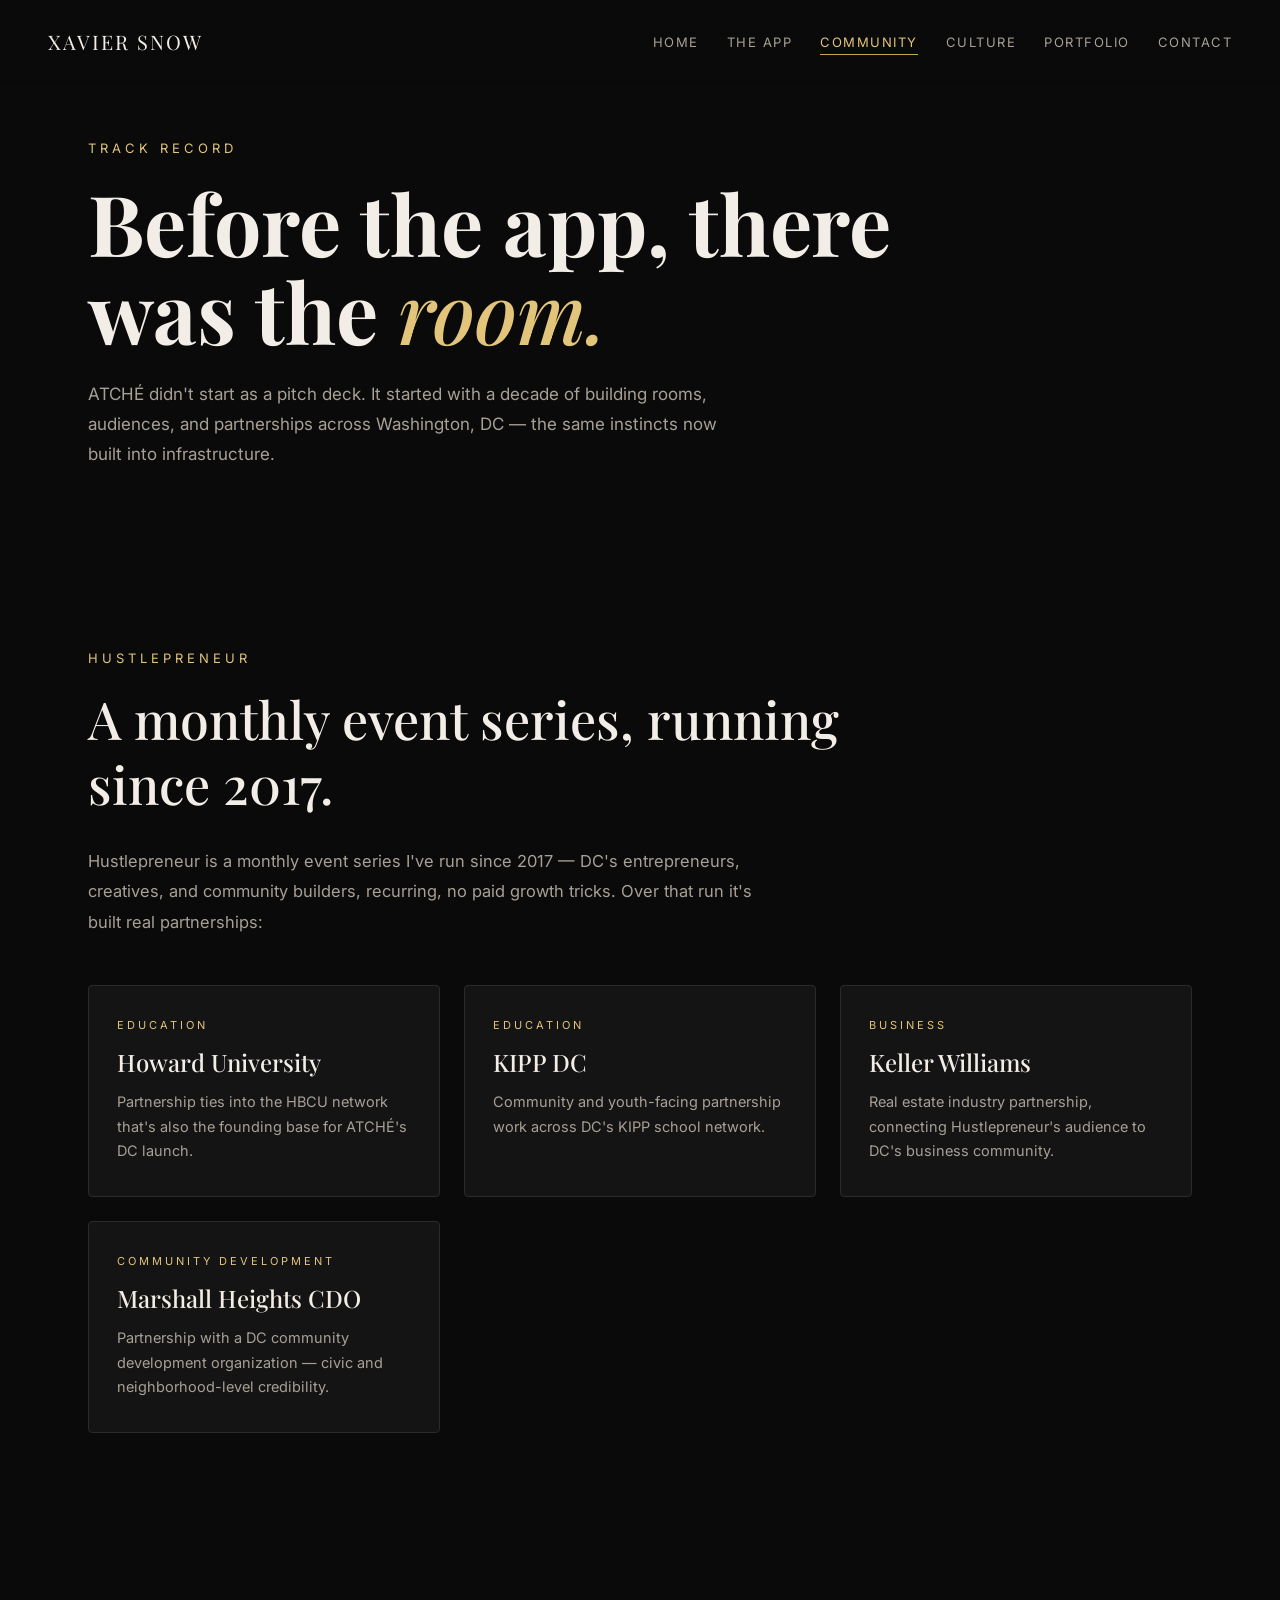
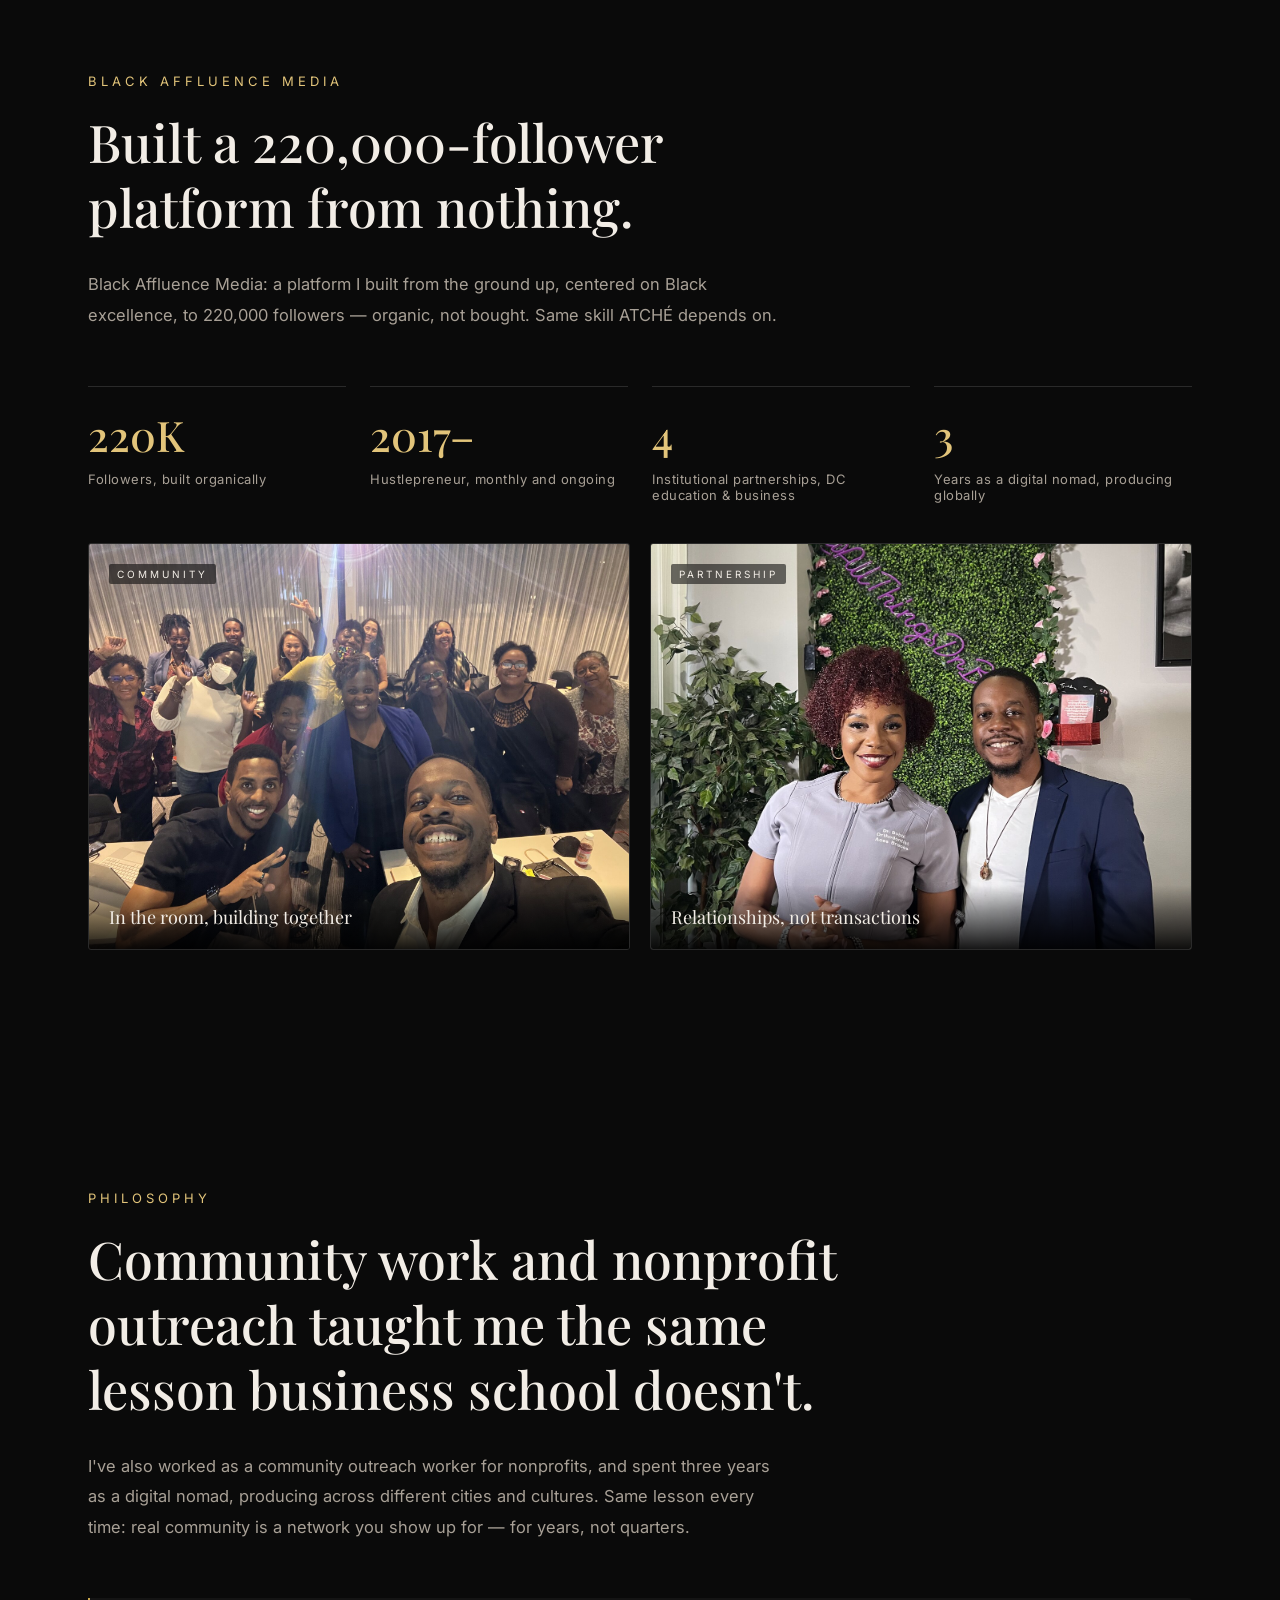
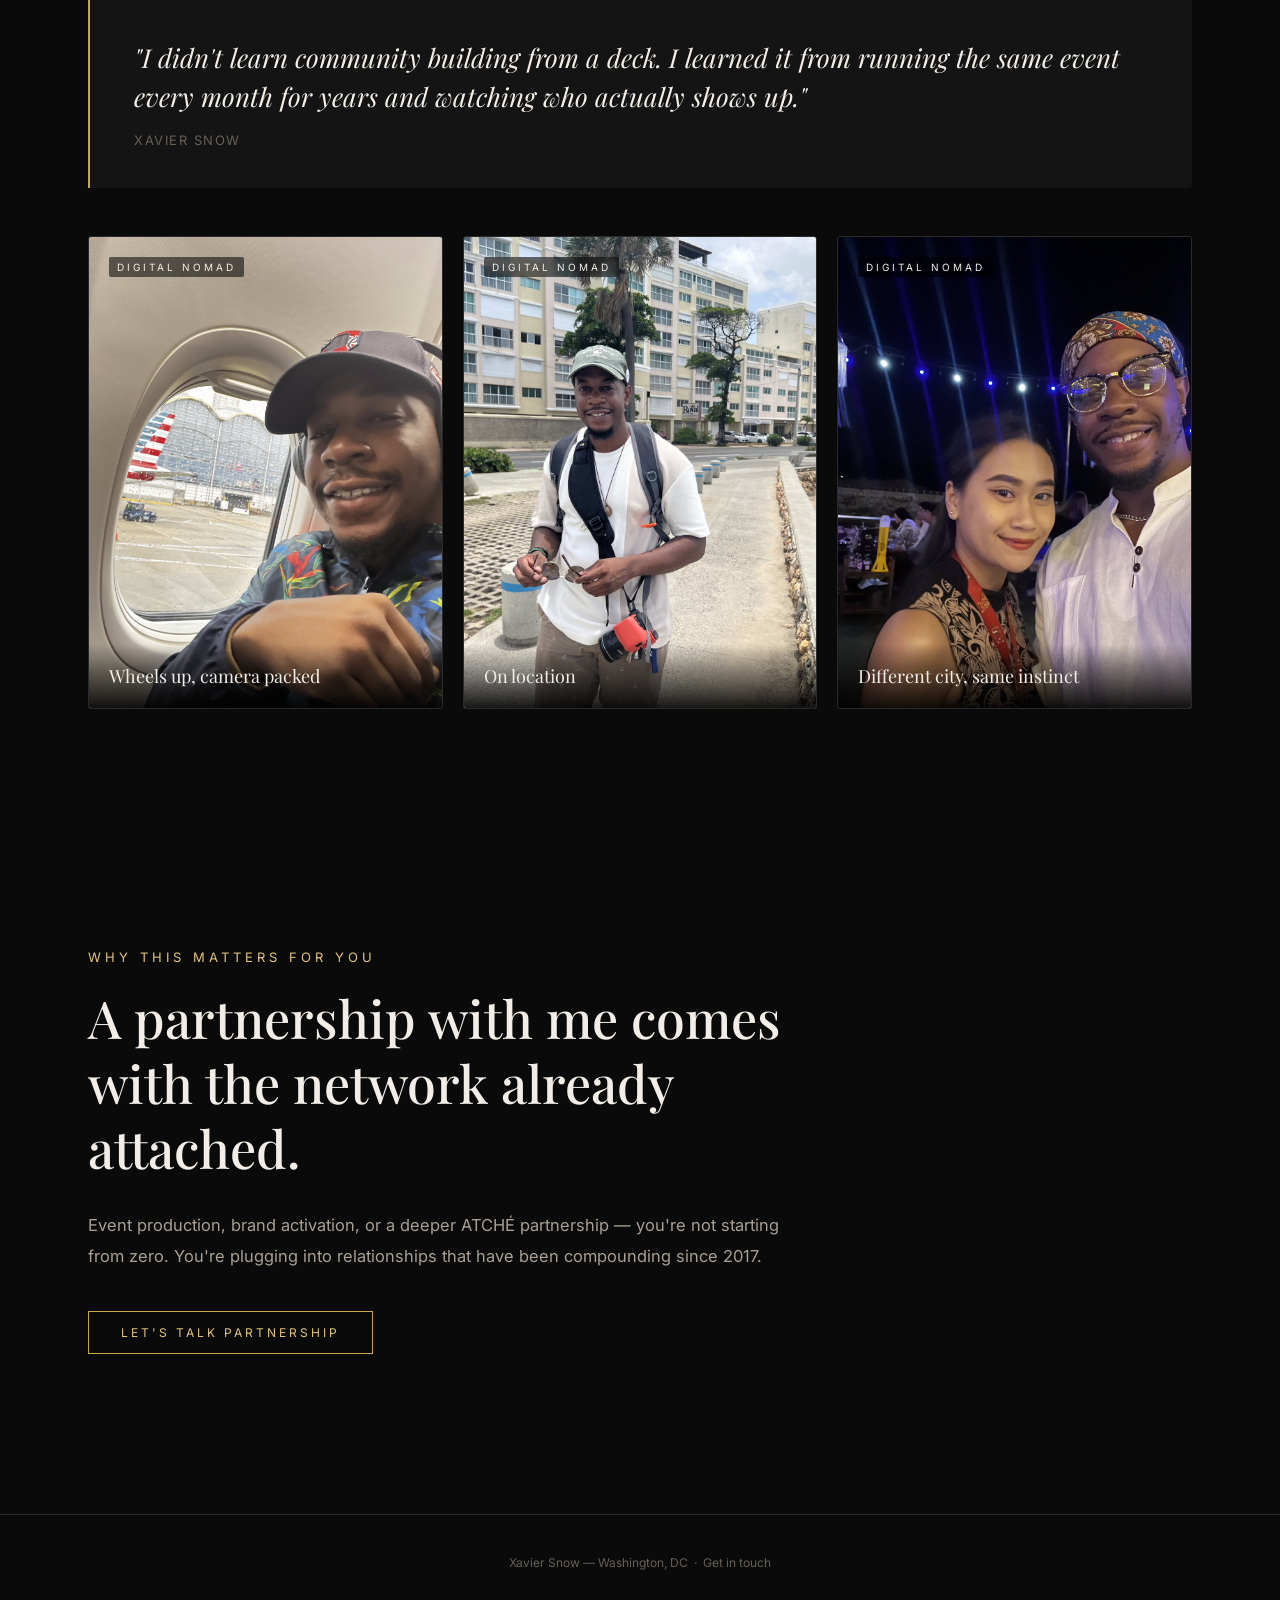
<file: community.html>
<!DOCTYPE html>
<html lang="en">
<head>
<meta charset="UTF-8">
<meta name="viewport" content="width=device-width, initial-scale=1.0">
<title>Community | Xavier Snow</title>
<meta name="description" content="A decade of building communities in DC — Hustlepreneur, Black Affluence Media, and the partnerships behind them.">
<link rel="icon" type="image/png" href="favicon.png">
<link rel="apple-touch-icon" href="apple-touch-icon.png">
<link rel="stylesheet" href="styles.css">
</head>
<body>

<nav>
  <a class="logo" href="index.html">XAVIER SNOW</a>
  <ul>
    <li><a class="nav-link" href="index.html">Home</a></li>
    <li><a class="nav-link" href="the-app.html">The App</a></li>
    <li><a class="nav-link active" href="community.html">Community</a></li>
    <li><a class="nav-link" href="culture.html">Culture</a></li>
    <li><a class="nav-link" href="portfolio.html">Portfolio</a></li>
    <li><a class="nav-link" href="contact.html">Contact</a></li>
  </ul>
</nav>

<div class="page-hero">
  <div class="page-eyebrow">Track record</div>
  <h1>Before the app, there was the <em>room.</em></h1>
  <p class="page-sub">ATCHÉ didn't start as a pitch deck. It started with a decade of building rooms, audiences, and partnerships across Washington, DC — the same instincts now built into infrastructure.</p>
</div>

<section class="reveal">
  <div class="section-label">Hustlepreneur</div>
  <h2 class="section-title">A monthly event series, running since 2017.</h2>
  <div class="body-text">
    <p>Hustlepreneur is a monthly event series I've run since 2017 — DC's entrepreneurs, creatives, and community builders, recurring, no paid growth tricks. Over that run it's built real partnerships:</p>
  </div>
  <div class="card-grid">
    <div class="card">
      <span class="card-tag">Education</span>
      <h3>Howard University</h3>
      <p>Partnership ties into the HBCU network that's also the founding base for ATCHÉ's DC launch.</p>
    </div>
    <div class="card">
      <span class="card-tag">Education</span>
      <h3>KIPP DC</h3>
      <p>Community and youth-facing partnership work across DC's KIPP school network.</p>
    </div>
    <div class="card">
      <span class="card-tag">Business</span>
      <h3>Keller Williams</h3>
      <p>Real estate industry partnership, connecting Hustlepreneur's audience to DC's business community.</p>
    </div>
    <div class="card">
      <span class="card-tag">Community development</span>
      <h3>Marshall Heights CDO</h3>
      <p>Partnership with a DC community development organization — civic and neighborhood-level credibility.</p>
    </div>
  </div>
</section>

<section class="reveal">
  <div class="section-label">Black Affluence Media</div>
  <h2 class="section-title">Built a 220,000-follower platform from nothing.</h2>
  <div class="body-text">
    <p>Black Affluence Media: a platform I built from the ground up, centered on Black excellence, to 220,000 followers — organic, not bought. Same skill ATCHÉ depends on.</p>
  </div>
  <div class="stats">
    <div class="stat"><div class="stat-num">220K</div><div class="stat-label">Followers, built organically</div></div>
    <div class="stat"><div class="stat-num">2017–</div><div class="stat-label">Hustlepreneur, monthly and ongoing</div></div>
    <div class="stat"><div class="stat-num">4</div><div class="stat-label">Institutional partnerships, DC education &amp; business</div></div>
    <div class="stat"><div class="stat-num">3</div><div class="stat-label">Years as a digital nomad, producing globally</div></div>
  </div>
  <div class="portfolio-grid" style="margin-top:40px;">
    <div class="portfolio-card" style="aspect-ratio:4/3;">
      <img class="cover-img" src="images/community/community-workshop.jpg" alt="Community workshop">
      <span class="tag">Community</span>
      <div class="caption">In the room, building together</div>
    </div>
    <div class="portfolio-card" style="aspect-ratio:4/3;">
      <img class="cover-img" src="images/community/community-partnership.jpg" alt="Community partnership">
      <span class="tag">Partnership</span>
      <div class="caption">Relationships, not transactions</div>
    </div>
  </div>
</section>

<section class="reveal">
  <div class="section-label">Philosophy</div>
  <h2 class="section-title">Community work and nonprofit outreach taught me the same lesson business school doesn't.</h2>
  <div class="body-text">
    <p>I've also worked as a community outreach worker for nonprofits, and spent three years as a digital nomad, producing across different cities and cultures. Same lesson every time: real community is a network you show up for — for years, not quarters.</p>
  </div>
  <div class="callout">
    <p>"I didn't learn community building from a deck. I learned it from running the same event every month for years and watching who actually shows up."</p>
    <div class="callout-attr">Xavier Snow</div>
  </div>
  <div class="portfolio-grid" style="margin-top:48px;">
    <div class="portfolio-card" style="aspect-ratio:3/4;">
      <img class="cover-img" src="images/community/nomad-plane.jpg" alt="Digital nomad — in transit">
      <span class="tag">Digital nomad</span>
      <div class="caption">Wheels up, camera packed</div>
    </div>
    <div class="portfolio-card" style="aspect-ratio:3/4;">
      <img class="cover-img" src="images/community/nomad-street.jpg" alt="Digital nomad — on location">
      <span class="tag">Digital nomad</span>
      <div class="caption">On location</div>
    </div>
    <div class="portfolio-card" style="aspect-ratio:3/4;">
      <img class="cover-img" src="images/community/nomad-night.jpg" alt="Digital nomad — community abroad">
      <span class="tag">Digital nomad</span>
      <div class="caption">Different city, same instinct</div>
    </div>
  </div>
</section>

<section class="reveal" style="padding-bottom:160px;">
  <div class="section-label">Why this matters for you</div>
  <h2 class="section-title">A partnership with me comes with the network already attached.</h2>
  <div class="body-text">
    <p>Event production, brand activation, or a deeper ATCHÉ partnership — you're not starting from zero. You're plugging into relationships that have been compounding since 2017.</p>
  </div>
  <div class="cta-row">
    <a class="btn-outline" href="contact.html">Let's talk partnership</a>
  </div>
</section>

<footer>
  Xavier Snow — Washington, DC &nbsp;·&nbsp; <a href="contact.html">Get in touch</a>
</footer>

<script>
const reveals = document.querySelectorAll('.reveal');
const observer = new IntersectionObserver((entries) => {
  entries.forEach(entry => {
    if (entry.isIntersecting) {
      entry.target.classList.add('visible');
      observer.unobserve(entry.target);
    }
  });
}, { threshold: 0.15 });
reveals.forEach(el => observer.observe(el));
</script>

</body>
</html>
</file>
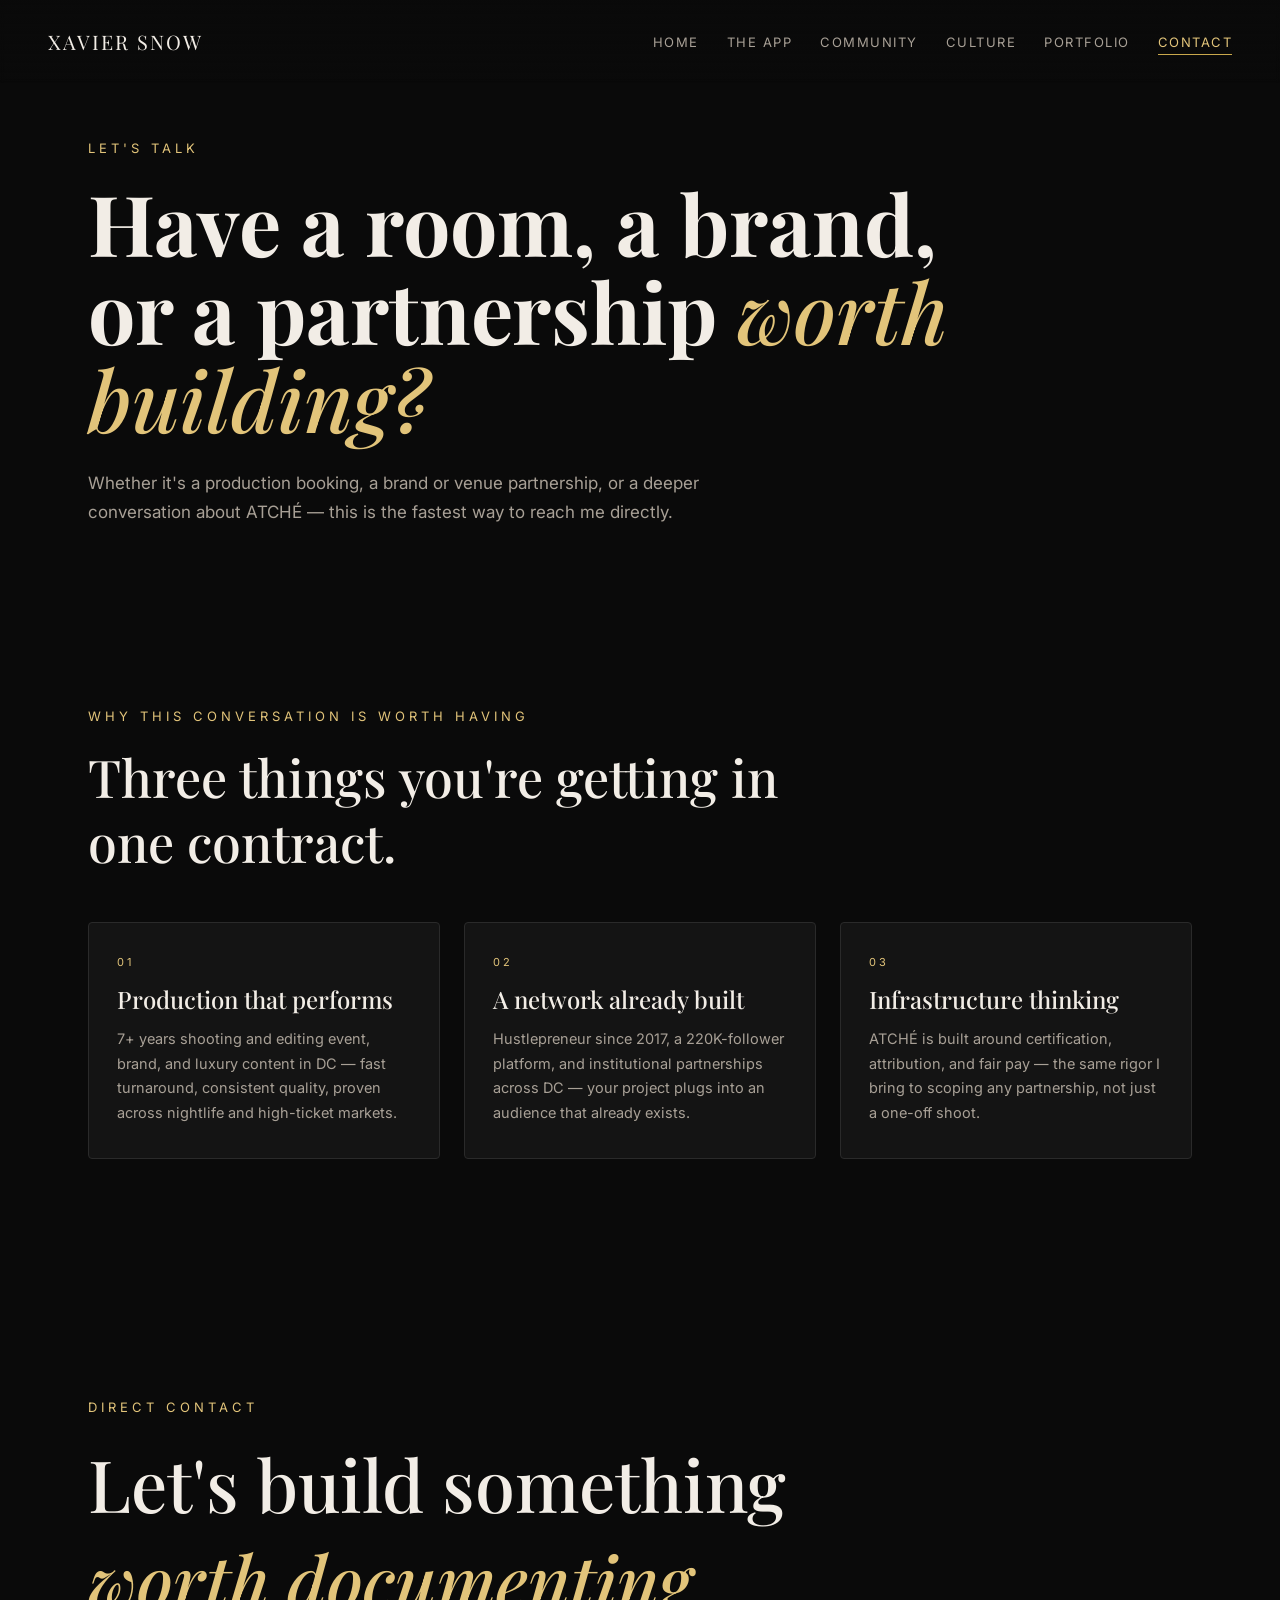
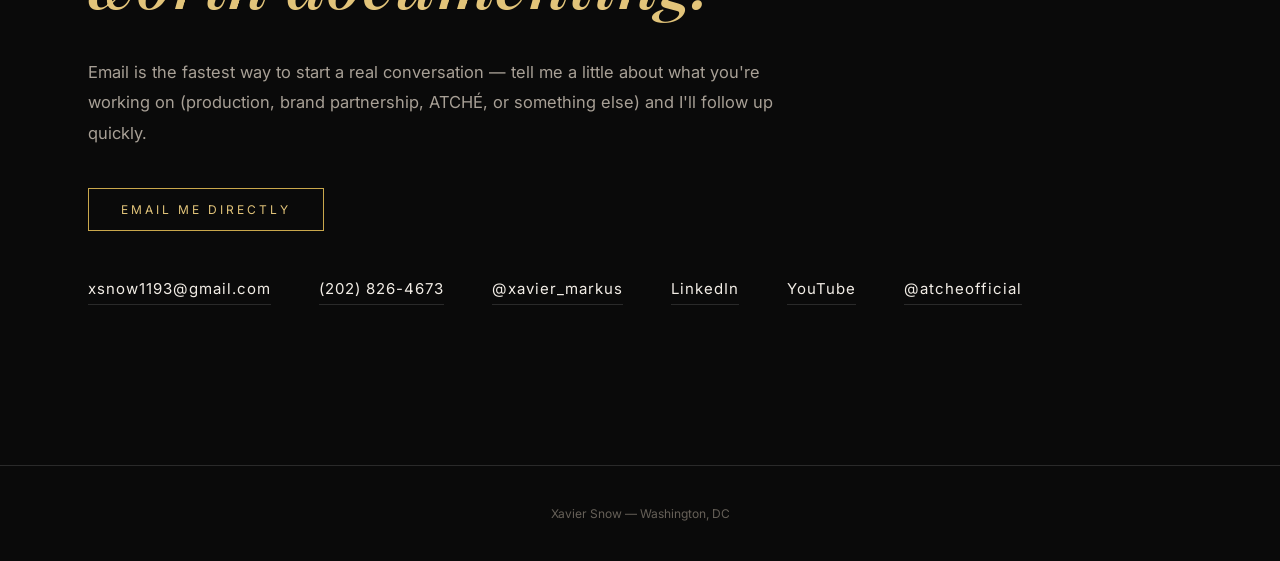
<file: contact.html>
<!DOCTYPE html>
<html lang="en">
<head>
<meta charset="UTF-8">
<meta name="viewport" content="width=device-width, initial-scale=1.0">
<title>Contact | Xavier Snow</title>
<meta name="description" content="Get in touch with Xavier Snow about ATCHÉ partnerships, brand contracts, or production bookings.">
<link rel="icon" type="image/png" href="favicon.png">
<link rel="apple-touch-icon" href="apple-touch-icon.png">
<link rel="stylesheet" href="styles.css">
</head>
<body>

<nav>
  <a class="logo" href="index.html">XAVIER SNOW</a>
  <ul>
    <li><a class="nav-link" href="index.html">Home</a></li>
    <li><a class="nav-link" href="the-app.html">The App</a></li>
    <li><a class="nav-link" href="community.html">Community</a></li>
    <li><a class="nav-link" href="culture.html">Culture</a></li>
    <li><a class="nav-link" href="portfolio.html">Portfolio</a></li>
    <li><a class="nav-link active" href="contact.html">Contact</a></li>
  </ul>
</nav>

<div class="page-hero">
  <div class="page-eyebrow">Let's talk</div>
  <h1>Have a room, a brand, or a partnership <em>worth building?</em></h1>
  <p class="page-sub">Whether it's a production booking, a brand or venue partnership, or a deeper conversation about ATCHÉ — this is the fastest way to reach me directly.</p>
</div>

<section class="reveal">
  <div class="section-label">Why this conversation is worth having</div>
  <h2 class="section-title">Three things you're getting in one contract.</h2>
  <div class="card-grid">
    <div class="card">
      <span class="card-tag">01</span>
      <h3>Production that performs</h3>
      <p>7+ years shooting and editing event, brand, and luxury content in DC — fast turnaround, consistent quality, proven across nightlife and high-ticket markets.</p>
    </div>
    <div class="card">
      <span class="card-tag">02</span>
      <h3>A network already built</h3>
      <p>Hustlepreneur since 2017, a 220K-follower platform, and institutional partnerships across DC — your project plugs into an audience that already exists.</p>
    </div>
    <div class="card">
      <span class="card-tag">03</span>
      <h3>Infrastructure thinking</h3>
      <p>ATCHÉ is built around certification, attribution, and fair pay — the same rigor I bring to scoping any partnership, not just a one-off shoot.</p>
    </div>
  </div>
</section>

<section class="reveal" style="padding-bottom:160px;">
  <div class="section-label">Direct contact</div>
  <h2 class="contact-title">Let's build something <em>worth documenting.</em></h2>
  <div class="body-text">
    <p>Email is the fastest way to start a real conversation — tell me a little about what you're working on (production, brand partnership, ATCHÉ, or something else) and I'll follow up quickly.</p>
  </div>
  <div class="cta-row">
    <a class="btn-outline" href="mailto:xsnow1193@gmail.com?subject=Let%27s%20talk">Email me directly</a>
  </div>
  <div class="contact-links">
    <a href="mailto:xsnow1193@gmail.com">xsnow1193@gmail.com</a>
    <a href="tel:+12028264673">(202) 826-4673</a>
    <a href="https://instagram.com/xavier_markus">@xavier_markus</a>
    <a href="https://linkedin.com/in/xavier-snow">LinkedIn</a>
    <a href="https://www.youtube.com/@xavier_markus">YouTube</a>
    <a href="https://instagram.com/atcheofficial">@atcheofficial</a>
  </div>
</section>

<footer>
  Xavier Snow — Washington, DC
</footer>

<script>
const reveals = document.querySelectorAll('.reveal');
const observer = new IntersectionObserver((entries) => {
  entries.forEach(entry => {
    if (entry.isIntersecting) {
      entry.target.classList.add('visible');
      observer.unobserve(entry.target);
    }
  });
}, { threshold: 0.15 });
reveals.forEach(el => observer.observe(el));
</script>

</body>
</html>
</file>
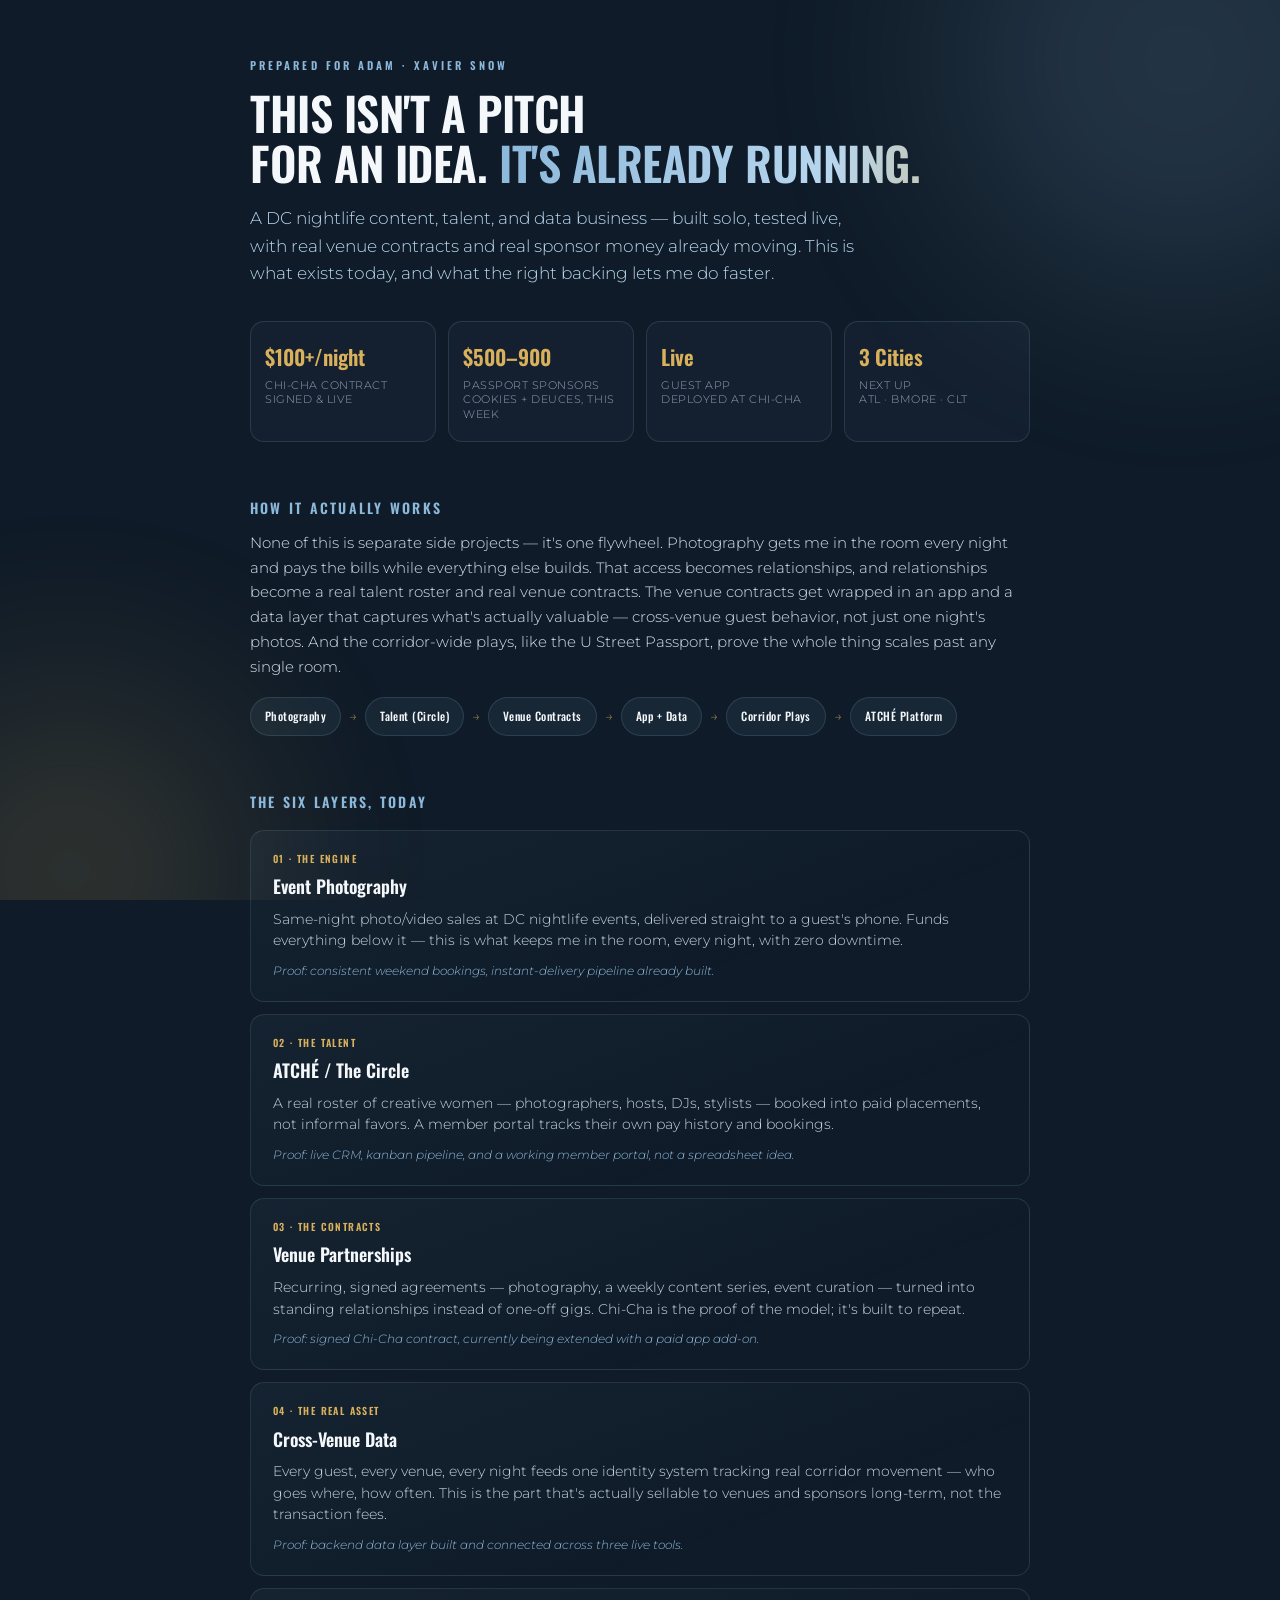
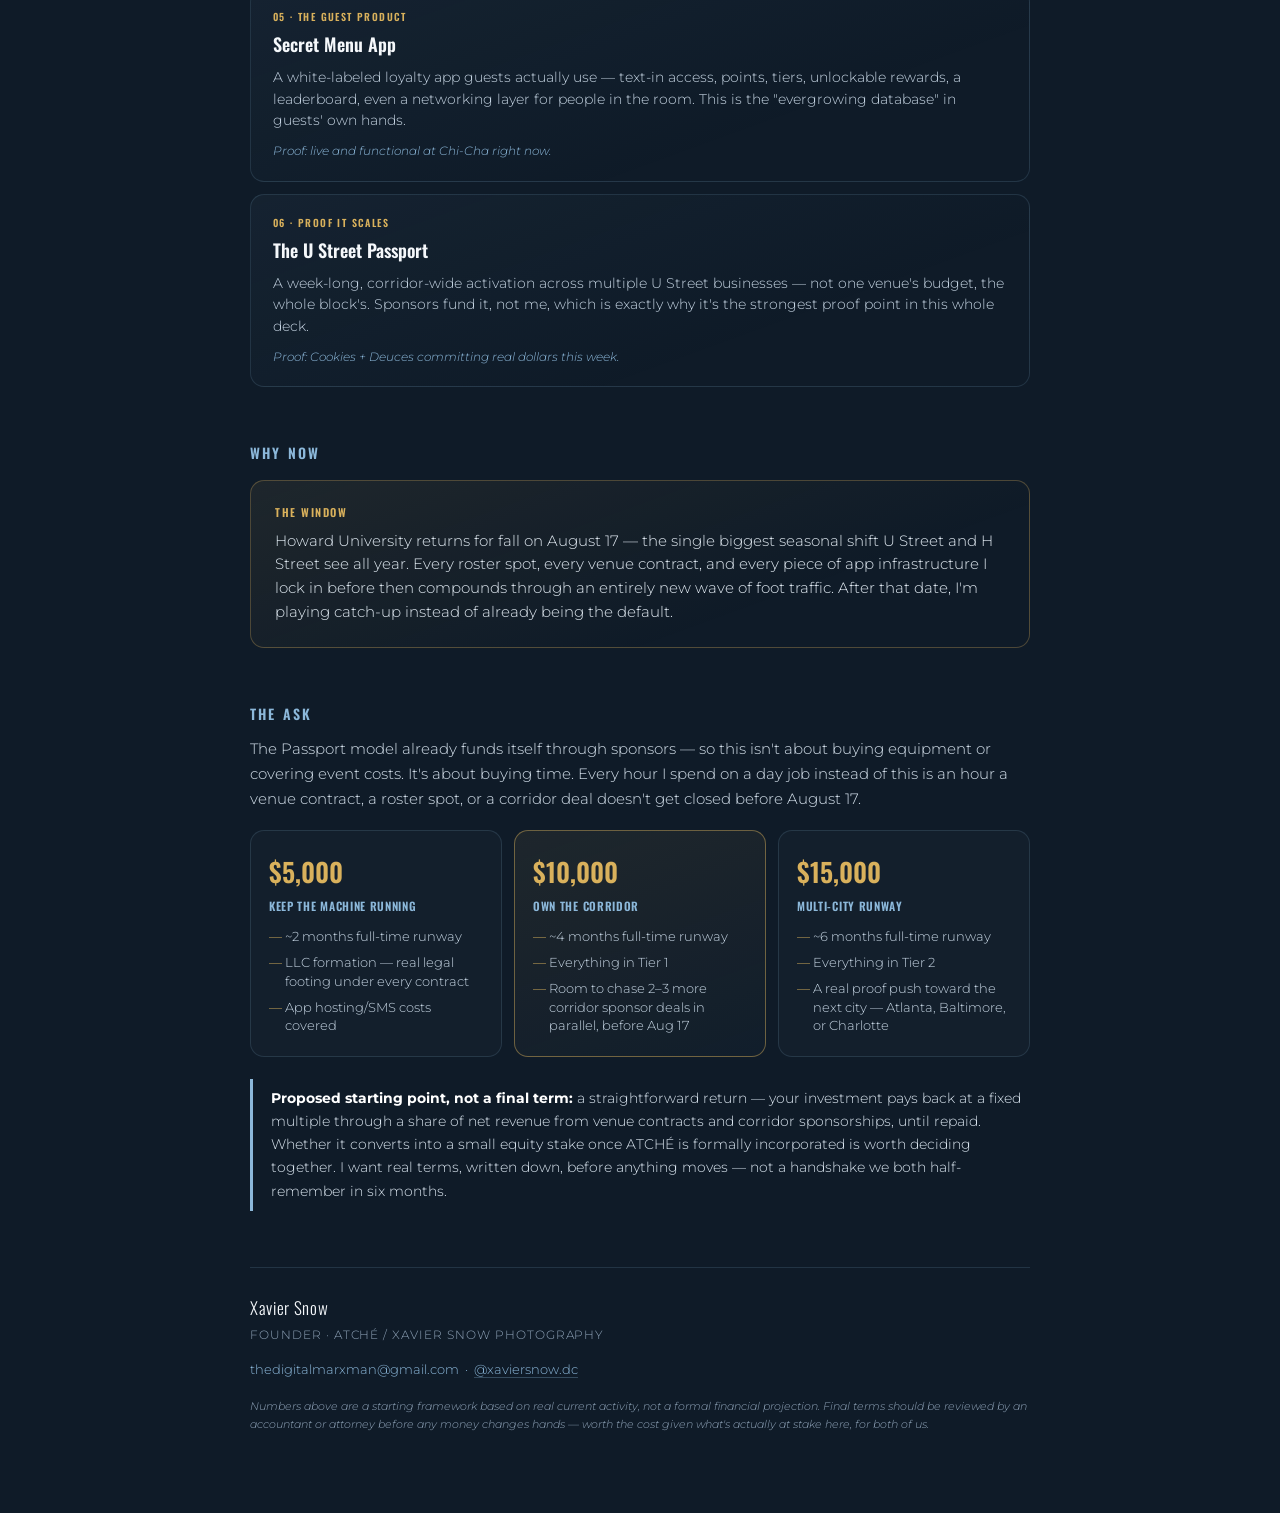
<file: invest.html>
<!DOCTYPE html>
<html lang="en">
<head>
<meta charset="UTF-8">
<meta name="viewport" content="width=device-width, initial-scale=1.0">
<title>What I'm Building — Xavier Snow</title>
<meta name="description" content="A DC nightlife content, talent, and data business already generating real contracts and real sponsor dollars.">
<link href="https://fonts.googleapis.com/css2?family=Oswald:wght@400;500;600;700&family=Montserrat:wght@300;400;500;600;700&display=swap" rel="stylesheet">
<style>
:root{
  --ice:#8CB8DA; --icehi:#B8D6EE; --navy:#0F1B28; --navy2:#16283A;
  --gold:#D9B15C; --white:#F5F8FB; --muted:#8FA3B8; --line:rgba(140,184,218,.16);
  --spring:cubic-bezier(.16,1,.3,1);
}
*{box-sizing:border-box;margin:0;padding:0}
html{scroll-behavior:smooth}
body{background:var(--navy);color:var(--white);font-family:'Montserrat',sans-serif;font-weight:300;line-height:1.65;-webkit-font-smoothing:antialiased;overflow-x:hidden}
.amb{position:fixed;inset:0;z-index:0;pointer-events:none;overflow:hidden}
.amb span{position:absolute;border-radius:50%;filter:blur(100px);opacity:.16;animation:drift 22s ease-in-out infinite alternate}
.amb .a{width:480px;height:480px;background:var(--ice);top:-180px;right:-140px}
.amb .b{width:380px;height:380px;background:var(--gold);bottom:-160px;left:-120px;animation-delay:-11s}
@keyframes drift{to{transform:translate(50px,60px) scale(1.15)}}
.page{position:relative;z-index:1;max-width:860px;margin:0 auto;padding:56px 40px 80px}

.eyebrow{font-family:'Oswald',sans-serif;font-weight:600;letter-spacing:.28em;text-transform:uppercase;font-size:11px;color:var(--ice);opacity:0;animation:rise .8s .05s var(--spring) forwards}
h1{font-family:'Oswald',sans-serif;font-weight:600;letter-spacing:-.01em;font-size:clamp(30px,5.2vw,46px);line-height:1.08;margin:14px 0 0;opacity:0;animation:rise .9s .15s var(--spring) forwards;text-transform:uppercase}
.grad{background:linear-gradient(100deg,var(--ice),var(--icehi) 40%,var(--gold) 70%,var(--ice));background-size:200% auto;-webkit-background-clip:text;background-clip:text;-webkit-text-fill-color:transparent;animation:sh 7s linear infinite}
@keyframes sh{to{background-position:200% center}}
.sub{font-size:16.5px;color:var(--icehi);margin-top:18px;max-width:620px;opacity:0;animation:rise .9s .28s var(--spring) forwards}
@keyframes rise{from{opacity:0;transform:translateY(24px)}to{opacity:1;transform:none}}

.rv{opacity:0;transform:translateY(30px);transition:opacity .8s var(--spring),transform .8s var(--spring)}
.rv.in{opacity:1;transform:none}

/* stat row */
.stats{display:grid;grid-template-columns:repeat(4,1fr);gap:12px;margin-top:34px}
.stat{border:1px solid var(--line);border-radius:14px;padding:18px 14px;background:rgba(140,184,218,.04);transition:transform .5s var(--spring),border-color .5s}
.stat:hover{transform:translateY(-4px);border-color:rgba(140,184,218,.5)}
.stat .n{font-family:'Oswald',sans-serif;font-weight:600;font-size:21px;color:var(--gold)}
.stat .l{font-size:10.5px;color:var(--muted);margin-top:4px;line-height:1.4;text-transform:uppercase;letter-spacing:.05em}

h2{font-family:'Oswald',sans-serif;font-size:14px;font-weight:600;color:var(--ice);letter-spacing:.16em;margin:54px 0 12px;text-transform:uppercase}
p.body{font-size:15px;color:#D6E2ED;margin-top:10px}
p.body strong{color:#fff;font-weight:600}

.flow{display:flex;flex-wrap:wrap;gap:8px;align-items:center;margin-top:18px}
.flow-step{font-family:'Oswald',sans-serif;font-size:11.5px;font-weight:500;letter-spacing:.04em;color:var(--white);background:rgba(140,184,218,.08);border:1px solid var(--line);padding:9px 14px;border-radius:999px;white-space:nowrap}
.flow-arrow{color:var(--gold);font-size:14px;opacity:.7}

.layers{display:grid;gap:12px;margin-top:16px}
.layer{border:1px solid var(--line);border-radius:14px;padding:20px 22px;background:linear-gradient(160deg,rgba(140,184,218,.05),transparent 70%);transition:transform .5s var(--spring),border-color .5s}
.layer:hover{transform:translateY(-3px);border-color:rgba(140,184,218,.4)}
.layer .tag{font-family:'Oswald',sans-serif;font-size:10px;font-weight:600;letter-spacing:.14em;text-transform:uppercase;color:var(--gold)}
.layer h3{font-family:'Oswald',sans-serif;font-size:18px;font-weight:600;margin-top:5px}
.layer p{font-size:13.5px;color:#C7D6E4;margin-top:7px;line-height:1.6}
.layer .proof{font-size:12px;color:var(--ice);margin-top:9px;font-style:italic}

.why{border:1px solid rgba(217,177,92,.3);border-radius:14px;padding:22px 24px;margin-top:16px;background:linear-gradient(160deg,rgba(217,177,92,.08),transparent 70%)}
.why .tag{font-family:'Oswald',sans-serif;font-size:11px;font-weight:600;letter-spacing:.14em;text-transform:uppercase;color:var(--gold)}
.why p{font-size:14.5px;color:#E3ECF4;margin-top:8px}

/* ask */
.asks{display:grid;grid-template-columns:repeat(3,1fr);gap:12px;margin-top:18px}
.ask{border:1px solid var(--line);border-radius:14px;padding:20px 18px;background:rgba(255,255,255,.02);transition:transform .5s var(--spring),border-color .5s}
.ask.mid{border-color:rgba(217,177,92,.45);background:linear-gradient(160deg,rgba(217,177,92,.08),rgba(140,184,218,.02))}
.ask:hover{transform:translateY(-4px)}
.ask .amt{font-family:'Oswald',sans-serif;font-size:26px;font-weight:600;color:var(--gold)}
.ask .name{font-family:'Oswald',sans-serif;font-size:11.5px;font-weight:600;letter-spacing:.06em;text-transform:uppercase;color:var(--ice);margin-top:4px}
.ask ul{list-style:none;margin-top:12px;display:grid;gap:7px}
.ask li{font-size:12.5px;color:#C7D6E4;padding-left:16px;position:relative;line-height:1.5}
.ask li::before{content:'—';position:absolute;left:0;color:var(--gold)}

.structure{border-left:3px solid var(--ice);padding:8px 0 8px 18px;margin-top:22px;font-size:14px;color:#DCE7F1}
.structure strong{color:#fff}

.foot{margin-top:56px;border-top:1px solid var(--line);padding-top:26px}
.foot .sign{font-family:'Oswald',sans-serif;font-size:17px;letter-spacing:.04em}
.foot .role{font-size:12px;color:var(--muted);margin-top:3px;text-transform:uppercase;letter-spacing:.08em}
.foot .contact{font-size:13px;color:var(--ice);margin-top:14px}
.foot .contact a{color:var(--ice);text-decoration:none;border-bottom:1px solid rgba(140,184,218,.3)}
.note{font-size:11px;color:var(--muted);font-style:italic;margin-top:18px;line-height:1.6}

@media(max-width:640px){
  .page{padding:40px 22px 60px}
  .stats{grid-template-columns:repeat(2,1fr)}
  .asks{grid-template-columns:1fr}
}
@media print{
  body{background:#fff;color:#0F1B28}
  .amb{display:none}
  .eyebrow,h2,.stat .n,.layer .tag,.why .tag,.ask .amt,.ask .name{color:#1a4fb0!important;-webkit-text-fill-color:#1a4fb0!important}
  .sub,p.body,.layer p,.why p,.ask li,.foot,.structure{color:#222!important}
  h1,.layer h3{color:#0F1B28!important;-webkit-text-fill-color:#0F1B28!important}
  .layer,.stat,.ask,.why{background:#f3f7fb!important;border-color:#cdd9e4!important}
  .rv{opacity:1!important;transform:none!important}
}
</style>
</head>
<body>
<div class="amb"><span class="a"></span><span class="b"></span></div>
<div class="page">
  <div class="eyebrow">Prepared for Adam · Xavier Snow</div>
  <h1>This Isn't A Pitch<br>For An Idea. <span class="grad">It's Already Running.</span></h1>
  <p class="sub">A DC nightlife content, talent, and data business — built solo, tested live, with real venue contracts and real sponsor money already moving. This is what exists today, and what the right backing lets me do faster.</p>

  <div class="stats">
    <div class="stat"><div class="n">$100+/night</div><div class="l">Chi-Cha Contract<br>Signed & Live</div></div>
    <div class="stat"><div class="n">$500–900</div><div class="l">Passport Sponsors<br>Cookies + Deuces, This Week</div></div>
    <div class="stat"><div class="n">Live</div><div class="l">Guest App<br>Deployed At Chi-Cha</div></div>
    <div class="stat"><div class="n">3 Cities</div><div class="l">Next Up<br>ATL · BMore · CLT</div></div>
  </div>

  <h2 class="rv">How It Actually Works</h2>
  <p class="body rv">None of this is separate side projects — it's one flywheel. Photography gets me in the room every night and pays the bills while everything else builds. That access becomes relationships, and relationships become a real talent roster and real venue contracts. The venue contracts get wrapped in an app and a data layer that captures what's actually valuable — cross-venue guest behavior, not just one night's photos. And the corridor-wide plays, like the U Street Passport, prove the whole thing scales past any single room.</p>
  <div class="flow rv">
    <div class="flow-step">Photography</div><div class="flow-arrow">→</div>
    <div class="flow-step">Talent (Circle)</div><div class="flow-arrow">→</div>
    <div class="flow-step">Venue Contracts</div><div class="flow-arrow">→</div>
    <div class="flow-step">App + Data</div><div class="flow-arrow">→</div>
    <div class="flow-step">Corridor Plays</div><div class="flow-arrow">→</div>
    <div class="flow-step">ATCHÉ Platform</div>
  </div>

  <h2 class="rv">The Six Layers, Today</h2>
  <div class="layers rv">
    <div class="layer">
      <div class="tag">01 · The Engine</div>
      <h3>Event Photography</h3>
      <p>Same-night photo/video sales at DC nightlife events, delivered straight to a guest's phone. Funds everything below it — this is what keeps me in the room, every night, with zero downtime.</p>
      <div class="proof">Proof: consistent weekend bookings, instant-delivery pipeline already built.</div>
    </div>
    <div class="layer">
      <div class="tag">02 · The Talent</div>
      <h3>ATCHÉ / The Circle</h3>
      <p>A real roster of creative women — photographers, hosts, DJs, stylists — booked into paid placements, not informal favors. A member portal tracks their own pay history and bookings.</p>
      <div class="proof">Proof: live CRM, kanban pipeline, and a working member portal, not a spreadsheet idea.</div>
    </div>
    <div class="layer">
      <div class="tag">03 · The Contracts</div>
      <h3>Venue Partnerships</h3>
      <p>Recurring, signed agreements — photography, a weekly content series, event curation — turned into standing relationships instead of one-off gigs. Chi-Cha is the proof of the model; it's built to repeat.</p>
      <div class="proof">Proof: signed Chi-Cha contract, currently being extended with a paid app add-on.</div>
    </div>
    <div class="layer">
      <div class="tag">04 · The Real Asset</div>
      <h3>Cross-Venue Data</h3>
      <p>Every guest, every venue, every night feeds one identity system tracking real corridor movement — who goes where, how often. This is the part that's actually sellable to venues and sponsors long-term, not the transaction fees.</p>
      <div class="proof">Proof: backend data layer built and connected across three live tools.</div>
    </div>
    <div class="layer">
      <div class="tag">05 · The Guest Product</div>
      <h3>Secret Menu App</h3>
      <p>A white-labeled loyalty app guests actually use — text-in access, points, tiers, unlockable rewards, a leaderboard, even a networking layer for people in the room. This is the "evergrowing database" in guests' own hands.</p>
      <div class="proof">Proof: live and functional at Chi-Cha right now.</div>
    </div>
    <div class="layer">
      <div class="tag">06 · Proof It Scales</div>
      <h3>The U Street Passport</h3>
      <p>A week-long, corridor-wide activation across multiple U Street businesses — not one venue's budget, the whole block's. Sponsors fund it, not me, which is exactly why it's the strongest proof point in this whole deck.</p>
      <div class="proof">Proof: Cookies + Deuces committing real dollars this week.</div>
    </div>
  </div>

  <h2 class="rv">Why Now</h2>
  <div class="why rv">
    <div class="tag">The Window</div>
    <p>Howard University returns for fall on August 17 — the single biggest seasonal shift U Street and H Street see all year. Every roster spot, every venue contract, and every piece of app infrastructure I lock in before then compounds through an entirely new wave of foot traffic. After that date, I'm playing catch-up instead of already being the default.</p>
  </div>

  <h2 class="rv">The Ask</h2>
  <p class="body rv">The Passport model already funds itself through sponsors — so this isn't about buying equipment or covering event costs. It's about buying time. Every hour I spend on a day job instead of this is an hour a venue contract, a roster spot, or a corridor deal doesn't get closed before August 17.</p>
  <div class="asks rv">
    <div class="ask">
      <div class="amt">$5,000</div>
      <div class="name">Keep The Machine Running</div>
      <ul>
        <li>~2 months full-time runway</li>
        <li>LLC formation — real legal footing under every contract</li>
        <li>App hosting/SMS costs covered</li>
      </ul>
    </div>
    <div class="ask mid">
      <div class="amt">$10,000</div>
      <div class="name">Own The Corridor</div>
      <ul>
        <li>~4 months full-time runway</li>
        <li>Everything in Tier 1</li>
        <li>Room to chase 2–3 more corridor sponsor deals in parallel, before Aug 17</li>
      </ul>
    </div>
    <div class="ask">
      <div class="amt">$15,000</div>
      <div class="name">Multi-City Runway</div>
      <ul>
        <li>~6 months full-time runway</li>
        <li>Everything in Tier 2</li>
        <li>A real proof push toward the next city — Atlanta, Baltimore, or Charlotte</li>
      </ul>
    </div>
  </div>

  <div class="structure rv">
    <strong>Proposed starting point, not a final term:</strong> a straightforward return — your investment pays back at a fixed multiple through a share of net revenue from venue contracts and corridor sponsorships, until repaid. Whether it converts into a small equity stake once ATCHÉ is formally incorporated is worth deciding together. I want real terms, written down, before anything moves — not a handshake we both half-remember in six months.
  </div>

  <div class="foot rv">
    <div class="sign">Xavier Snow</div>
    <div class="role">Founder · ATCHÉ / Xavier Snow Photography</div>
    <div class="contact">thedigitalmarxman@gmail.com &nbsp;·&nbsp; <a href="https://instagram.com/xaviersnow.dc" target="_blank">@xaviersnow.dc</a></div>
    <p class="note">Numbers above are a starting framework based on real current activity, not a formal financial projection. Final terms should be reviewed by an accountant or attorney before any money changes hands — worth the cost given what's actually at stake here, for both of us.</p>
  </div>
</div>
<script>
document.addEventListener('DOMContentLoaded',()=>{
  const els=document.querySelectorAll('.rv');
  const io=new IntersectionObserver((entries)=>{
    entries.forEach(e=>{ if(e.isIntersecting){ e.target.classList.add('in'); io.unobserve(e.target); } });
  },{threshold:.15});
  els.forEach(el=>io.observe(el));
});
</script>
</body>
</html>
</file>
<file: styles.css>
/* ============================================================
   XAVIER SNOW — Personal & Business Hub
   Shared stylesheet — black/gold, Playfair Display + Inter
   ============================================================ */

@import url('https://fonts.googleapis.com/css2?family=Playfair+Display:ital,wght@0,400;0,500;0,700;1,500&family=Inter:wght@300;400;500;600&display=swap');

* { box-sizing: border-box; margin: 0; padding: 0; }

:root {
  --black: #0a0a0a;
  --surface: #141414;
  --surface2: #1c1c1c;
  --border: #2a2a2a;
  --gold: #C9A84C;
  --gold-light: #E2C47A;
  --text: #F2EDE6;
  --text2: #A8A096;
  --text3: #666058;
}

html { scroll-behavior: smooth; }

body {
  font-family: 'Inter', sans-serif;
  background: var(--black);
  color: var(--text);
  overflow-x: hidden;
}

a { color: inherit; }

/* ---------- nav ---------- */
nav {
  position: fixed; top: 0; left: 0; right: 0; z-index: 100;
  display: flex; justify-content: space-between; align-items: center;
  padding: 28px 48px;
  background: linear-gradient(to bottom, rgba(10,10,10,0.85), transparent);
  backdrop-filter: blur(2px);
}
nav .logo {
  font-family: 'Playfair Display', serif; font-size: 20px; letter-spacing: 2px;
  text-decoration: none; color: var(--text);
}
nav ul { display: flex; gap: 28px; list-style: none; font-size: 13px; letter-spacing: 1.5px; text-transform: uppercase; }
nav a.nav-link { color: var(--text2); text-decoration: none; transition: color 0.3s ease; padding-bottom: 4px; border-bottom: 1px solid transparent; }
nav a.nav-link:hover { color: var(--gold-light); }
nav a.nav-link.active { color: var(--gold-light); border-bottom-color: var(--gold); }

@media (max-width: 760px) {
  nav { padding: 20px 24px; flex-direction: column; gap: 14px; align-items: flex-start; }
  nav ul { gap: 14px; font-size: 10.5px; flex-wrap: wrap; }
}

/* ---------- page hero (sub-pages) ---------- */
.page-hero {
  min-height: 56vh;
  display: flex; flex-direction: column; justify-content: center;
  padding: 140px 48px 60px;
  max-width: 1200px; margin: 0 auto;
}
.page-eyebrow {
  font-size: 13px; letter-spacing: 4px; text-transform: uppercase;
  color: var(--gold-light); margin-bottom: 22px;
  opacity: 0; transform: translateY(18px);
  animation: rise 0.9s ease forwards 0.1s;
}
.page-hero h1 {
  font-family: 'Playfair Display', serif;
  font-size: clamp(40px, 7vw, 84px);
  line-height: 1.05; font-weight: 700;
  max-width: 920px;
  opacity: 0; transform: translateY(32px);
  animation: rise 1s ease forwards 0.25s;
}
.page-hero h1 em { font-style: italic; color: var(--gold-light); font-weight: 500; }
.page-hero .page-sub {
  margin-top: 26px; max-width: 640px; font-size: 17px; color: var(--text2); line-height: 1.75;
  opacity: 0; transform: translateY(18px);
  animation: rise 1s ease forwards 0.55s;
}

@keyframes rise { to { opacity: 1; transform: translateY(0); } }

/* ---------- hero (home, full) ---------- */
.hero {
  min-height: 100vh;
  display: flex; flex-direction: column; justify-content: center;
  padding: 0 48px;
  position: relative;
}
.hero-eyebrow {
  font-size: 13px; letter-spacing: 4px; text-transform: uppercase;
  color: var(--gold-light); margin-bottom: 24px;
  opacity: 0; transform: translateY(20px);
  animation: rise 1s ease forwards 0.2s;
}
.hero h1 {
  font-family: 'Playfair Display', serif;
  font-size: clamp(44px, 10vw, 112px);
  line-height: 0.98; font-weight: 700;
  opacity: 0; transform: translateY(40px);
  animation: rise 1.1s ease forwards 0.4s;
}
.hero h1 em { font-style: italic; color: var(--gold-light); font-weight: 500; }
.hero-sub {
  margin-top: 28px; max-width: 580px; font-size: 17px; color: var(--text2); line-height: 1.7;
  opacity: 0; transform: translateY(20px);
  animation: rise 1s ease forwards 0.7s;
}
.hero-scroll {
  position: absolute; bottom: 40px; left: 48px;
  font-size: 12px; letter-spacing: 3px; text-transform: uppercase; color: var(--text3);
  display: flex; align-items: center; gap: 12px;
  opacity: 0; animation: rise 1s ease forwards 1.1s;
}
.hero-scroll::after {
  content: ''; width: 60px; height: 1px; background: var(--text3);
  animation: extend 2s ease-in-out infinite alternate;
}
@keyframes extend { from { width: 24px; } to { width: 72px; } }

/* ---------- section shared ---------- */
section { padding: 120px 48px; max-width: 1200px; margin: 0 auto; }
.section-label {
  font-size: 13px; letter-spacing: 4px; text-transform: uppercase;
  color: var(--gold-light); margin-bottom: 20px;
}
.section-title {
  font-family: 'Playfair Display', serif; font-size: clamp(30px, 4.5vw, 52px);
  font-weight: 500; max-width: 780px; line-height: 1.25;
}
.body-text {
  margin-top: 30px; max-width: 700px; font-size: 16.5px; color: var(--text2); line-height: 1.85;
}
.body-text p + p { margin-top: 16px; }
.body-text strong { color: var(--text); font-weight: 500; }

/* reveal-on-scroll */
.reveal { opacity: 0; transform: translateY(48px); transition: opacity 0.9s ease, transform 0.9s ease; }
.reveal.visible { opacity: 1; transform: translateY(0); }

/* ---------- stat blocks ---------- */
.stats { margin-top: 56px; display: grid; grid-template-columns: repeat(auto-fit, minmax(200px, 1fr)); gap: 24px; }
.stat { border-top: 1px solid var(--border); padding-top: 20px; }
.stat-num { font-family: 'Playfair Display', serif; font-size: 42px; color: var(--gold-light); font-weight: 500; }
.stat-label { font-size: 13px; color: var(--text2); margin-top: 8px; letter-spacing: 0.5px; }

/* ---------- card grid (home nav cards, pillars, tiers) ---------- */
.card-grid { margin-top: 48px; display: grid; grid-template-columns: repeat(auto-fit, minmax(260px, 1fr)); gap: 24px; }
.card-grid-2col { grid-template-columns: repeat(2, 1fr); }
@media (max-width: 700px) {
  .card-grid-2col { grid-template-columns: 1fr; }
}
.card {
  background: var(--surface); border: 1px solid var(--border); border-radius: 4px;
  padding: 32px 28px; text-decoration: none; display: block;
  transition: transform 0.5s cubic-bezier(.16,1,.3,1), border-color 0.4s ease, background 0.4s ease;
}
.card:hover { transform: translateY(-6px); border-color: var(--gold); background: var(--surface2); }
.card .card-tag { font-size: 11px; letter-spacing: 3px; text-transform: uppercase; color: var(--gold-light); margin-bottom: 14px; display: block; }
.card h3 { font-family: 'Playfair Display', serif; font-size: 24px; font-weight: 500; color: var(--text); margin-bottom: 12px; }
.card p { font-size: 14.5px; color: var(--text2); line-height: 1.7; }
.card .card-arrow { display: inline-block; margin-top: 18px; font-size: 13px; color: var(--gold-light); letter-spacing: 1px; }

/* ---------- pillar list (numbered) ---------- */
.pillars { margin-top: 48px; display: flex; flex-direction: column; }
.pillar { display: grid; grid-template-columns: 64px 1fr; gap: 24px; padding: 32px 0; border-top: 1px solid var(--border); }
.pillar:last-child { border-bottom: 1px solid var(--border); }
.pillar-num { font-family: 'Playfair Display', serif; font-size: 30px; color: var(--gold); opacity: 0.7; }
.pillar h3 { font-family: 'Playfair Display', serif; font-size: 22px; font-weight: 500; margin-bottom: 10px; }
.pillar p { font-size: 15px; color: var(--text2); line-height: 1.75; max-width: 640px; }

/* ---------- tier cards ---------- */
.tier-grid { margin-top: 48px; display: grid; grid-template-columns: repeat(auto-fit, minmax(280px, 1fr)); gap: 24px; }
.tier-card { border: 1px solid var(--border); border-radius: 4px; padding: 36px 28px; background: var(--surface); }
.tier-card.featured { border-color: var(--gold); background: var(--surface2); }
.tier-name { font-family: 'Playfair Display', serif; font-size: 26px; font-weight: 500; color: var(--gold-light); margin-bottom: 8px; }
.tier-who { font-size: 12.5px; letter-spacing: 1.5px; text-transform: uppercase; color: var(--text3); margin-bottom: 20px; }
.tier-card p { font-size: 14.5px; color: var(--text2); line-height: 1.75; }

/* ---------- timeline (roadmap) ---------- */
.timeline { margin-top: 48px; display: flex; flex-direction: column; }
.timeline-item { display: grid; grid-template-columns: 140px 1fr; gap: 24px; padding: 26px 0; border-top: 1px solid var(--border); }
.timeline-item:last-child { border-bottom: 1px solid var(--border); }
.timeline-phase { font-family: 'Playfair Display', serif; font-size: 17px; color: var(--gold-light); }
.timeline-item p { font-size: 14.5px; color: var(--text2); line-height: 1.7; }

/* ---------- quote / callout ---------- */
.callout {
  margin-top: 56px; padding: 40px 44px; border-left: 2px solid var(--gold);
  background: var(--surface); border-radius: 0 4px 4px 0;
}
.callout p { font-family: 'Playfair Display', serif; font-size: clamp(19px, 2.4vw, 26px); font-style: italic; line-height: 1.5; color: var(--text); }
.callout .callout-attr { margin-top: 16px; font-family: 'Inter', sans-serif; font-style: normal; font-size: 13px; letter-spacing: 1.5px; text-transform: uppercase; color: var(--text3); }

/* ---------- portfolio grid (reused from existing portfolio page) ---------- */
.portfolio-grid { margin-top: 48px; display: grid; grid-template-columns: repeat(auto-fit, minmax(280px, 1fr)); gap: 20px; }
.portfolio-card {
  aspect-ratio: 4/5; border-radius: 3px; overflow: hidden; position: relative;
  background: var(--surface2); border: 1px solid var(--border);
  display: flex; align-items: flex-end;
  transition: transform 0.6s cubic-bezier(.16,1,.3,1), border-color 0.4s ease;
  text-decoration: none;
}
.portfolio-card:hover { transform: translateY(-6px); border-color: var(--gold); }
.portfolio-card .tag {
  font-size: 10px; letter-spacing: 3px; text-transform: uppercase; color: var(--text);
  position: absolute; top: 20px; left: 20px; z-index: 2;
  background: rgba(0,0,0,0.55); padding: 4px 8px; border-radius: 2px; backdrop-filter: blur(4px);
}
.portfolio-card .caption {
  padding: 20px; font-family: 'Playfair Display', serif; font-size: 18px; color: var(--text);
  position: relative; z-index: 2;
  background: linear-gradient(to top, rgba(0,0,0,0.9) 0%, rgba(0,0,0,0.4) 60%, transparent 100%);
  width: 100%;
}
.portfolio-card .cover-img {
  position: absolute; inset: 0; width: 100%; height: 100%; object-fit: cover;
  transition: transform 0.7s cubic-bezier(.16,1,.3,1);
}
.portfolio-card:hover .cover-img { transform: scale(1.05); }
.gallery-cta { margin-top: 28px; text-align: center; }
.gallery-cta a, .btn-outline {
  display: inline-block; padding: 13px 32px; border: 1px solid var(--gold);
  color: var(--gold-light); font-size: 12px; letter-spacing: 3px; text-transform: uppercase;
  text-decoration: none; transition: background 0.3s ease, color 0.3s ease;
}
.gallery-cta a:hover, .btn-outline:hover { background: var(--gold); color: var(--black); }

/* ---------- video section (reused) ---------- */
.video-section { padding: 0 48px 120px; max-width: 1200px; margin: 0 auto; }
.video-section-label { font-size: 13px; letter-spacing: 4px; text-transform: uppercase; color: var(--gold-light); margin-bottom: 20px; }
.video-section-title { font-family: 'Playfair Display', serif; font-size: clamp(28px, 4vw, 48px); font-weight: 500; max-width: 680px; line-height: 1.2; margin-bottom: 40px; }

.video-hero { position: relative; width: 100%; aspect-ratio: 16/9; overflow: hidden; border-radius: 3px; border: 1px solid var(--border); animation: pulse-glow 4s ease-in-out infinite; }
.video-hero video { width: 100%; height: 100%; object-fit: cover; display: block; }
.video-hero-overlay { position: absolute; inset: 0; background: linear-gradient(to top, rgba(0,0,0,0.75) 0%, transparent 50%); display: flex; align-items: flex-end; padding: 32px; pointer-events: none; }
.video-hero-caption { font-family: 'Playfair Display', serif; font-size: clamp(20px, 3vw, 32px); color: var(--text); font-weight: 500; }
.video-hero-caption small { display: block; font-family: 'Inter', sans-serif; font-size: 12px; letter-spacing: 3px; text-transform: uppercase; color: var(--gold-light); margin-bottom: 8px; font-weight: 400; }
.video-hero::after { content: ''; position: absolute; inset: 0; border: 1px solid rgba(201,168,76,0); border-radius: 3px; pointer-events: none; transition: border-color 0.4s ease; }
.video-hero:hover::after { border-color: rgba(201,168,76,0.6); }

.video-shimmer { position: absolute; inset: 0; background: linear-gradient(90deg, transparent 0%, rgba(201,168,76,0.06) 50%, transparent 100%); background-size: 200% 100%; animation: shimmer 2.5s ease-in-out infinite; }
.video-hero video ~ .video-shimmer { display: none; }

.video-reel { margin-top: 20px; display: flex; justify-content: center; justify-content: safe center; gap: 16px; overflow-x: auto; scroll-snap-type: x mandatory; padding-bottom: 8px; scrollbar-width: none; }
.video-reel::-webkit-scrollbar { display: none; }
.reel-card { flex-shrink: 0; width: 220px; aspect-ratio: 9/16; position: relative; overflow: hidden; border-radius: 3px; border: 1px solid var(--border); scroll-snap-align: start; background: var(--surface2); transition: border-color 0.4s ease, transform 0.5s cubic-bezier(.16,1,.3,1); cursor: pointer; }
.reel-card:hover { border-color: var(--gold); transform: scale(1.02); }
.reel-card video { width: 100%; height: 100%; object-fit: cover; display: block; }
.reel-card .reel-label { position: absolute; bottom: 0; left: 0; right: 0; padding: 16px 14px 14px; background: linear-gradient(to top, rgba(0,0,0,0.85) 0%, transparent 100%); font-family: 'Playfair Display', serif; font-size: 15px; color: var(--text); }
.reel-card .reel-tag { font-family: 'Inter', sans-serif; font-size: 10px; letter-spacing: 3px; text-transform: uppercase; color: var(--gold-light); display: block; margin-bottom: 4px; }
.reel-card .video-shimmer { animation-delay: 0.4s; }
.reel-card::before { content: '▶'; position: absolute; top: 50%; left: 50%; transform: translate(-50%,-50%) scale(0.8); font-size: 24px; color: rgba(255,255,255,0.6); opacity: 0; transition: opacity 0.3s ease, transform 0.3s ease; z-index: 3; pointer-events: none; }
.reel-card:hover::before { opacity: 1; transform: translate(-50%,-50%) scale(1); }

@keyframes pulse-glow { 0%, 100% { box-shadow: 0 0 0 1px rgba(201,168,76,0.15); } 50% { box-shadow: 0 0 40px 4px rgba(201,168,76,0.12); } }
@keyframes shimmer { 0% { background-position: -200% 0; } 100% { background-position: 200% 0; } }

/* ---------- rates table (reused) ---------- */
.rates-table { margin-top: 48px; width: 100%; border-collapse: collapse; font-size: 15px; }
.rates-table th { text-align: left; font-size: 12px; letter-spacing: 2px; text-transform: uppercase; color: var(--text3); padding: 14px 0; border-bottom: 1px solid var(--border); }
.rates-table td { padding: 22px 0; border-bottom: 1px solid var(--border); vertical-align: top; }
.rates-table .service { font-family: 'Playfair Display', serif; font-size: 19px; }
.rates-table .desc { color: var(--text2); font-size: 14px; max-width: 360px; }
.rates-table .price { color: var(--gold-light); text-align: right; white-space: nowrap; font-size: 17px; }
.rates-note { margin-top: 24px; font-size: 13px; color: var(--text3); font-style: italic; max-width: 600px; }

/* ---------- contact ---------- */
.contact-title { font-family: 'Playfair Display', serif; font-size: clamp(36px, 7vw, 72px); font-weight: 500; max-width: 800px; }
.contact-title em { font-style: italic; color: var(--gold-light); }
.contact-links { margin-top: 48px; display: flex; flex-wrap: wrap; gap: 16px 48px; }
.contact-links a { color: var(--text); text-decoration: none; font-size: 15px; letter-spacing: 1px; border-bottom: 1px solid var(--border); padding-bottom: 6px; transition: border-color 0.3s ease, color 0.3s ease; }
.contact-links a:hover { color: var(--gold-light); border-color: var(--gold); }

.cta-row { margin-top: 40px; display: flex; gap: 18px; flex-wrap: wrap; }

footer { padding: 40px 48px; text-align: center; font-size: 12px; color: var(--text3); border-top: 1px solid var(--border); }
footer a { color: var(--text3); text-decoration: none; }
footer a:hover { color: var(--gold-light); }

/* ---------- about layout (portrait + copy) ---------- */
.about-layout { margin-top: 40px; display: grid; grid-template-columns: 320px 1fr; gap: 56px; align-items: start; }
.about-portrait { border-radius: 4px; overflow: hidden; border: 1px solid var(--border); aspect-ratio: 9/16; }
.about-portrait img { width: 100%; height: 100%; object-fit: cover; display: block; }
/* Drops in only if images/xavier-profile.jpg is missing — a real portrait
   belongs here; this just keeps the About section from showing a broken
   image icon in the meantime. */
.about-portrait-fallback {
  width: 100%; height: 100%; display: flex; align-items: center; justify-content: center;
  background: linear-gradient(160deg, #151515, var(--black));
  font-family: 'Playfair Display', serif; font-size: 64px; color: var(--gold);
  letter-spacing: 2px;
}
@media (max-width: 760px) {
  .about-layout { grid-template-columns: 1fr; }
  .about-portrait { max-width: 320px; margin: 0 auto; }
}

/* ---------- showcase image (full-bleed editorial still) ---------- */
.showcase {
  max-width: 1200px; margin: 0 auto; padding: 0 48px 100px;
}
.showcase-frame {
  position: relative; width: 100%; aspect-ratio: 16/9; overflow: hidden;
  border-radius: 3px; border: 1px solid var(--border);
}
.showcase-frame img { width: 100%; height: 100%; object-fit: cover; display: block; }
.showcase-frame .showcase-overlay {
  position: absolute; inset: 0;
  background: linear-gradient(to top, rgba(0,0,0,0.75) 0%, transparent 55%);
  display: flex; align-items: flex-end; padding: 32px; pointer-events: none;
}
.showcase-caption { font-family: 'Playfair Display', serif; font-size: clamp(18px, 2.6vw, 28px); color: var(--text); }
.showcase-caption small { display: block; font-family: 'Inter', sans-serif; font-size: 12px; letter-spacing: 3px; text-transform: uppercase; color: var(--gold-light); margin-bottom: 8px; font-weight: 400; }

/* ---------- placeholder reel card (awaiting real footage) ---------- */
.reel-card.placeholder {
  display: flex; align-items: center; justify-content: center; text-align: center;
  border-style: dashed; background: var(--surface);
}
.reel-card.placeholder .placeholder-inner { padding: 20px; }
.reel-card.placeholder .placeholder-icon { font-size: 22px; color: var(--text3); margin-bottom: 10px; }
.reel-card.placeholder .placeholder-text { font-size: 12px; letter-spacing: 1px; color: var(--text3); line-height: 1.6; }
.reel-card.placeholder:hover { border-color: var(--gold-light); transform: none; }

@media (max-width: 640px) {
  section { padding: 80px 24px; }
  .hero, .page-hero { padding-left: 24px; padding-right: 24px; }
  .video-section { padding: 0 24px 80px; }
  .showcase { padding: 0 24px 70px; }
  .reel-card { width: 160px; }
  .pillar { grid-template-columns: 1fr; gap: 8px; }
  .timeline-item { grid-template-columns: 1fr; gap: 6px; }
}
</file>
